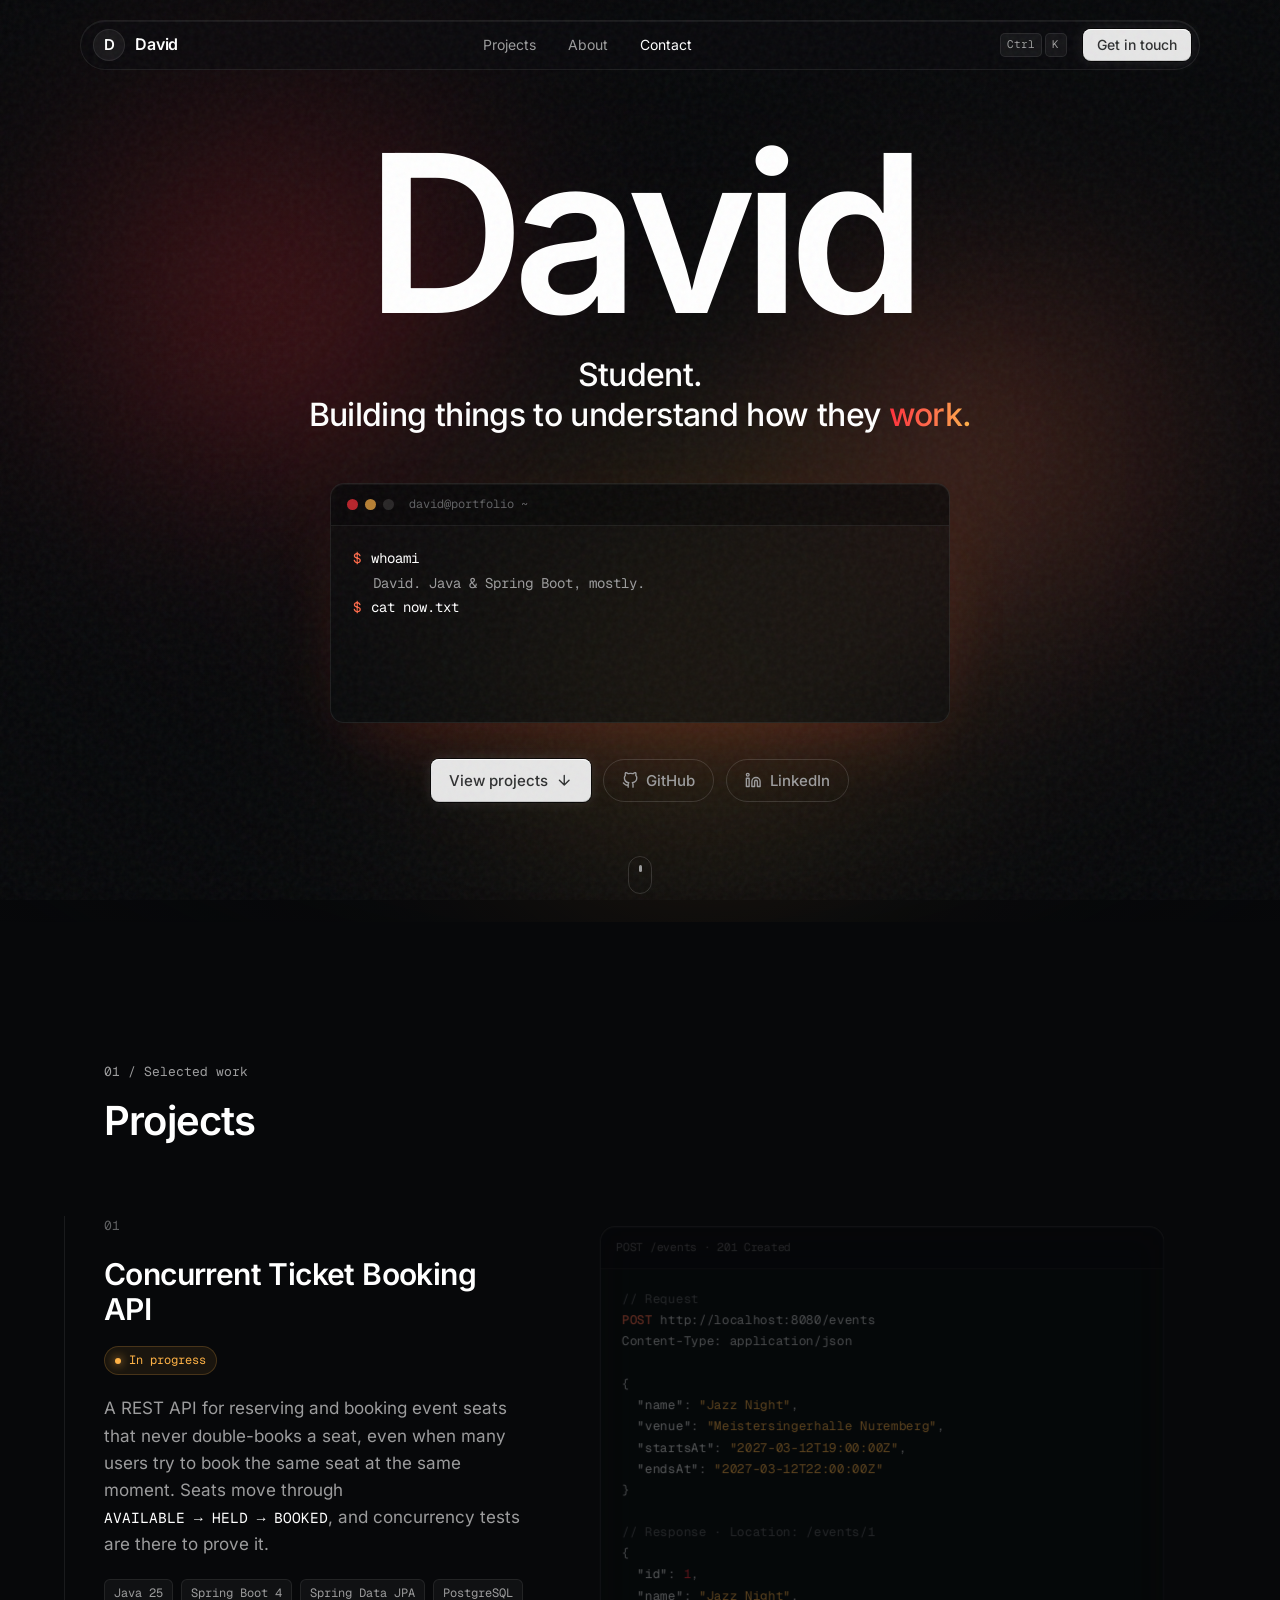
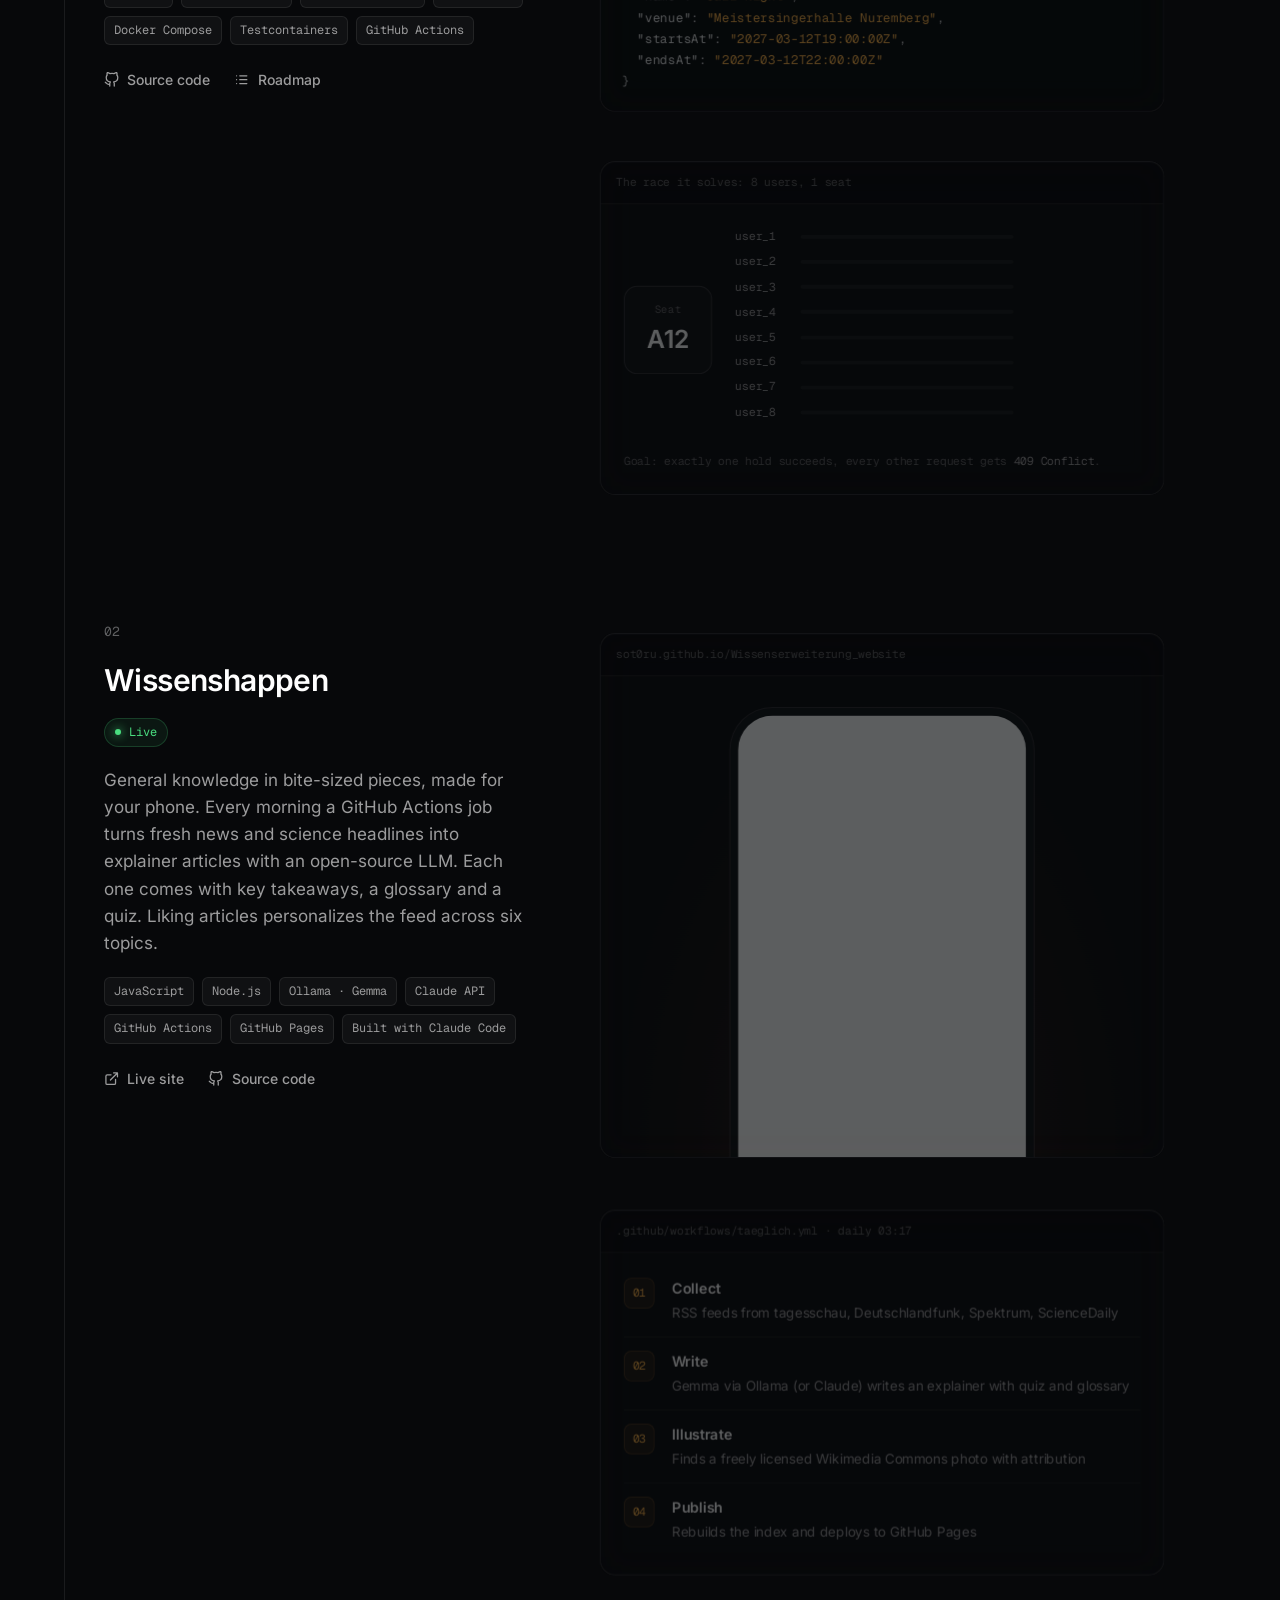
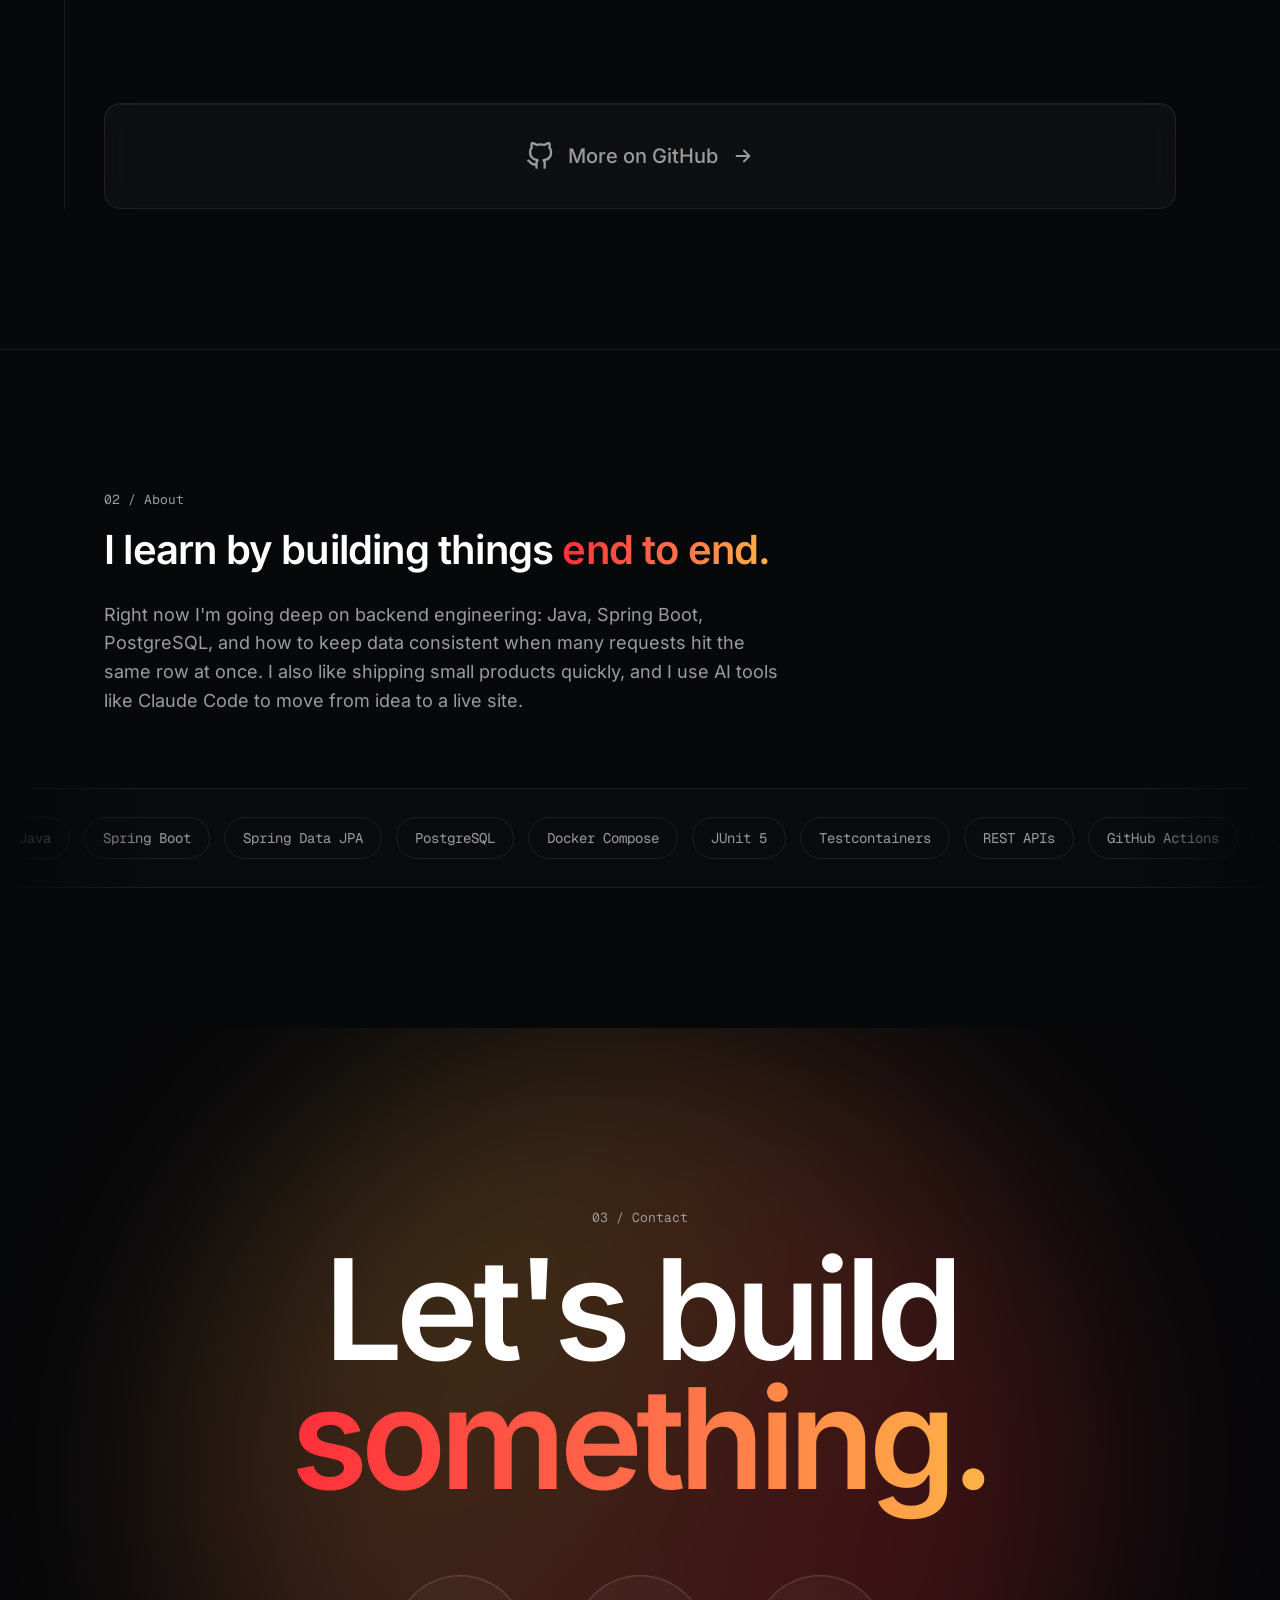
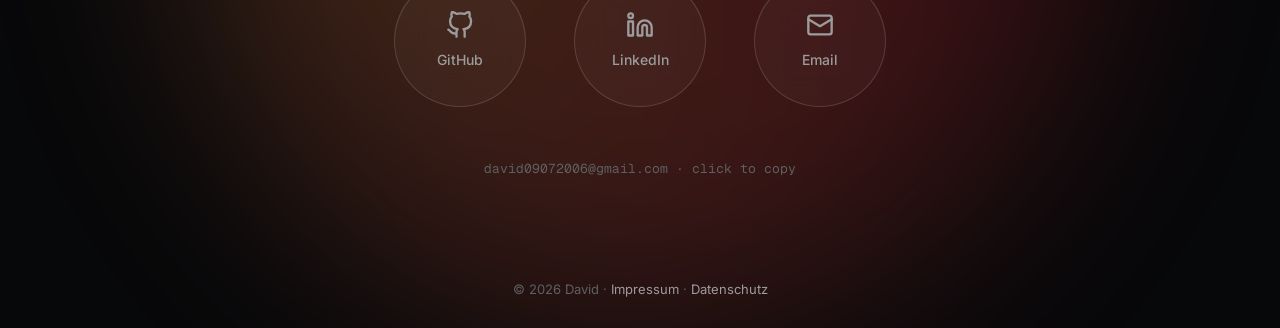
<file: index.html>
<!DOCTYPE html>
<html lang="en">
<head>
  <meta charset="UTF-8">
  <meta name="viewport" content="width=device-width, initial-scale=1.0">
  <title>David · Developer</title>
  <meta name="description" content="David builds backends and small products. Projects: a concurrent ticket booking API in Spring Boot and Wissenshappen, an AI-powered knowledge feed.">
  <meta name="theme-color" content="#07080a">
  <link rel="icon" href="favicon.svg" type="image/svg+xml">
  <link rel="preload" href="fonts/inter-latin-wght-normal.woff2" as="font" type="font/woff2" crossorigin>
  <link rel="stylesheet" href="styles.css">
  <script>document.documentElement.classList.add('js');</script>
</head>
<body>
  <div class="grain" aria-hidden="true"></div>

  <!-- Navigation -->
  <header class="nav glass">
    <a href="#top" class="nav__brand" aria-label="David, back to top">
      <span class="nav__logo">D</span>
      <span class="nav__name">David</span>
    </a>
    <nav class="nav__links" aria-label="Sections">
      <a href="#projects">Projects</a>
      <a href="#about">About</a>
      <a href="#contact">Contact</a>
    </nav>
    <div class="nav__actions">
      <button class="kbd-hint" type="button" data-palette-open aria-label="Open command menu">
        <kbd data-mod-key>⌘</kbd><kbd>K</kbd>
      </button>
      <a href="#contact" class="btn btn--key btn--sm">Get in touch</a>
    </div>
  </header>

  <main id="top">
    <!-- Hero -->
    <section class="hero" aria-labelledby="hero-name">
      <div class="aurora" aria-hidden="true">
        <div class="aurora__blade aurora__blade--1"></div>
        <div class="aurora__blade aurora__blade--2"></div>
        <div class="aurora__blade aurora__blade--3"></div>
        <div class="aurora__vignette"></div>
      </div>

      <div class="hero__content">
        <h1 class="hero__name" id="hero-name" aria-label="David">David</h1>

        <p class="hero__tagline">
          <span class="reveal" style="--d: 700ms">Student.</span><br>
          <span class="reveal" style="--d: 800ms">Building things to understand how they</span>&nbsp;<span class="reveal text-gradient" style="--d: 950ms">work.</span>
        </p>

        <div class="terminal glass reveal" style="--d: 1100ms">
          <div class="terminal__bar">
            <span class="dot"></span><span class="dot"></span><span class="dot"></span>
            <span class="terminal__title">david@portfolio ~</span>
          </div>
          <div class="terminal__body" id="terminal">
            <p class="t-line"><span class="t-prompt">$</span><span class="t-cmd">whoami</span></p>
            <p class="t-out">David. Java &amp; Spring Boot, mostly.</p>
            <p class="t-line"><span class="t-prompt">$</span><span class="t-cmd">cat now.txt</span></p>
            <p class="t-out">Finishing a concurrent ticket booking API in Spring Boot.</p>
            <p class="t-line"><span class="t-prompt">$</span><span class="t-cmd">ls projects/</span></p>
            <p class="t-out"><a href="#project-ticket">ticket-booking-api/</a>&nbsp;&nbsp;<a href="#project-wissen">wissenshappen/</a></p>
            <p class="t-line t-line--idle"><span class="t-prompt">$</span><span class="caret"></span></p>
          </div>
        </div>

        <div class="hero__ctas reveal" style="--d: 1300ms">
          <a href="#projects" class="btn btn--key">View projects
            <svg class="icon" viewBox="0 0 24 24" aria-hidden="true"><path d="M12 5v14M5 12l7 7 7-7"/></svg>
          </a>
          <a href="https://github.com/Sot0ru" class="btn btn--ghost" target="_blank" rel="noopener">
            <svg class="icon" viewBox="0 0 24 24" aria-hidden="true"><use href="#i-github"/></svg>GitHub
          </a>
          <a href="https://www.linkedin.com/in/david-tran-020411335/" class="btn btn--ghost" target="_blank" rel="noopener">
            <svg class="icon" viewBox="0 0 24 24" aria-hidden="true"><use href="#i-linkedin"/></svg>LinkedIn
          </a>
        </div>
      </div>

      <a href="#projects" class="scroll-cue" aria-label="Scroll to projects"><span></span></a>
    </section>

    <!-- Projects -->
    <section class="section projects" id="projects" aria-labelledby="projects-title">
      <div class="container">
        <header class="section__head reveal">
          <p class="eyebrow">01 / Selected work</p>
          <h2 class="section__title" id="projects-title">Projects</h2>
        </header>

        <div class="projects__list">
          <div class="projects__rail" aria-hidden="true"><div class="projects__rail-fill" id="rail-fill"></div></div>

          <!-- Project 1 -->
          <article class="project" id="project-ticket">
            <div class="project__info">
              <p class="project__num">01</p>
              <h3 class="project__title">Concurrent Ticket Booking API</h3>
              <span class="status status--progress"><span></span>In progress</span>
              <p class="project__desc">
                A REST API for reserving and booking event seats that never double-books a seat, even when many users
                try to book the same seat at the same moment. Seats move through
                <span class="mono">AVAILABLE → HELD → BOOKED</span>, and concurrency tests are there to prove it.
              </p>
              <ul class="chips" aria-label="Tech stack">
                <li>Java 25</li><li>Spring Boot 4</li><li>Spring Data JPA</li><li>PostgreSQL</li>
                <li>Docker Compose</li><li>Testcontainers</li><li>GitHub Actions</li>
              </ul>
              <div class="project__links">
                <a href="https://github.com/Sot0ru/ticket-booking-api" target="_blank" rel="noopener">
                  <svg class="icon" viewBox="0 0 24 24" aria-hidden="true"><use href="#i-github"/></svg>Source code
                </a>
                <a href="https://github.com/Sot0ru/ticket-booking-api#roadmap" target="_blank" rel="noopener">
                  <svg class="icon" viewBox="0 0 24 24" aria-hidden="true"><path d="M9 6h11M9 12h11M9 18h11M4 6h.01M4 12h.01M4 18h.01"/></svg>Roadmap
                </a>
              </div>
            </div>

            <div class="project__visuals">
              <figure class="panel glass">
                <figcaption class="panel__bar mono">POST /events · 201 Created</figcaption>
                <div class="code">
<pre><span class="c-dim">// Request</span>
<span class="c-key">POST</span> http://localhost:8080/events
Content-Type: application/json

{
  <span class="c-prop">"name"</span>: <span class="c-str">"Jazz Night"</span>,
  <span class="c-prop">"venue"</span>: <span class="c-str">"Meistersingerhalle Nuremberg"</span>,
  <span class="c-prop">"startsAt"</span>: <span class="c-str">"2027-03-12T19:00:00Z"</span>,
  <span class="c-prop">"endsAt"</span>: <span class="c-str">"2027-03-12T22:00:00Z"</span>
}

<span class="c-dim">// Response · Location: /events/1</span>
{
  <span class="c-prop">"id"</span>: <span class="c-num">1</span>,
  <span class="c-prop">"name"</span>: <span class="c-str">"Jazz Night"</span>,
  <span class="c-prop">"venue"</span>: <span class="c-str">"Meistersingerhalle Nuremberg"</span>,
  <span class="c-prop">"startsAt"</span>: <span class="c-str">"2027-03-12T19:00:00Z"</span>,
  <span class="c-prop">"endsAt"</span>: <span class="c-str">"2027-03-12T22:00:00Z"</span>
}</pre>
                </div>
              </figure>

              <figure class="panel glass">
                <figcaption class="panel__bar mono">The race it solves: 8 users, 1 seat</figcaption>
                <div class="race" id="race">
                  <div class="race__seat">
                    <span class="mono">Seat</span>
                    <strong>A12</strong>
                  </div>
                  <ol class="race__requests">
                    <li><span class="mono">user_1</span><span class="race__bar"></span><span class="race__res"></span></li>
                    <li><span class="mono">user_2</span><span class="race__bar"></span><span class="race__res"></span></li>
                    <li><span class="mono">user_3</span><span class="race__bar"></span><span class="race__res"></span></li>
                    <li><span class="mono">user_4</span><span class="race__bar"></span><span class="race__res"></span></li>
                    <li><span class="mono">user_5</span><span class="race__bar"></span><span class="race__res"></span></li>
                    <li><span class="mono">user_6</span><span class="race__bar"></span><span class="race__res"></span></li>
                    <li><span class="mono">user_7</span><span class="race__bar"></span><span class="race__res"></span></li>
                    <li><span class="mono">user_8</span><span class="race__bar"></span><span class="race__res"></span></li>
                  </ol>
                  <p class="race__note mono">Goal: exactly one hold succeeds, every other request gets <em>409 Conflict</em>.</p>
                </div>
              </figure>
            </div>
          </article>

          <!-- Project 2 -->
          <article class="project" id="project-wissen">
            <div class="project__info">
              <p class="project__num">02</p>
              <h3 class="project__title">Wissenshappen</h3>
              <span class="status status--live"><span></span>Live</span>
              <p class="project__desc">
                General knowledge in bite-sized pieces, made for your phone. Every morning a GitHub Actions job turns
                fresh news and science headlines into explainer articles with an open-source LLM. Each one comes with
                key takeaways, a glossary and a quiz. Liking articles personalizes the feed across six topics.
              </p>
              <ul class="chips" aria-label="Tech stack">
                <li>JavaScript</li><li>Node.js</li><li>Ollama · Gemma</li><li>Claude API</li>
                <li>GitHub Actions</li><li>GitHub Pages</li><li>Built with Claude Code</li>
              </ul>
              <div class="project__links">
                <a href="https://sot0ru.github.io/Wissenserweiterung_website/" target="_blank" rel="noopener">
                  <svg class="icon" viewBox="0 0 24 24" aria-hidden="true"><use href="#i-external"/></svg>Live site
                </a>
                <a href="https://github.com/Sot0ru/Wissenserweiterung_website" target="_blank" rel="noopener">
                  <svg class="icon" viewBox="0 0 24 24" aria-hidden="true"><use href="#i-github"/></svg>Source code
                </a>
              </div>
            </div>

            <div class="project__visuals">
              <figure class="panel panel--phone glass">
                <figcaption class="panel__bar mono">sot0ru.github.io/Wissenserweiterung_website</figcaption>
                <div class="phone">
                  <div class="phone__screen">
                    <iframe src="https://sot0ru.github.io/Wissenserweiterung_website/" title="Live preview of Wissenshappen" loading="lazy" tabindex="-1"></iframe>
                  </div>
                </div>
                <a class="panel__overlay" href="https://sot0ru.github.io/Wissenserweiterung_website/" target="_blank" rel="noopener">
                  Open live site
                  <svg class="icon" viewBox="0 0 24 24" aria-hidden="true"><use href="#i-external"/></svg>
                </a>
              </figure>

              <figure class="panel glass">
                <figcaption class="panel__bar mono">.github/workflows/taeglich.yml · daily 03:17</figcaption>
                <ol class="pipeline">
                  <li><span class="pipeline__step mono">01</span><div><strong>Collect</strong><p>RSS feeds from tagesschau, Deutschlandfunk, Spektrum, ScienceDaily</p></div></li>
                  <li><span class="pipeline__step mono">02</span><div><strong>Write</strong><p>Gemma via Ollama (or Claude) writes an explainer with quiz and glossary</p></div></li>
                  <li><span class="pipeline__step mono">03</span><div><strong>Illustrate</strong><p>Finds a freely licensed Wikimedia Commons photo with attribution</p></div></li>
                  <li><span class="pipeline__step mono">04</span><div><strong>Publish</strong><p>Rebuilds the index and deploys to GitHub Pages</p></div></li>
                </ol>
              </figure>
            </div>
          </article>

          <!-- More -->
          <a class="more glass reveal" href="https://github.com/Sot0ru" target="_blank" rel="noopener">
            <svg class="icon icon--lg" viewBox="0 0 24 24" aria-hidden="true"><use href="#i-github"/></svg>
            <span>More on GitHub</span>
            <svg class="icon more__arrow" viewBox="0 0 24 24" aria-hidden="true"><path d="M5 12h14M13 6l6 6-6 6"/></svg>
          </a>
        </div>
      </div>
    </section>

    <!-- About -->
    <section class="section about" id="about" aria-labelledby="about-title">
      <div class="container">
        <p class="eyebrow reveal">02 / About</p>
        <h2 class="section__title about__title reveal" id="about-title">
          I learn by building things <span class="text-gradient">end&nbsp;to&nbsp;end.</span>
        </h2>
        <p class="about__text reveal">
          Right now I'm going deep on backend engineering: Java, Spring Boot, PostgreSQL, and how to keep data
          consistent when many requests hit the same row at once. I also like shipping small products quickly,
          and I use AI tools like Claude Code to move from idea to a live site.
        </p>
      </div>

      <div class="marquee reveal" aria-label="Skills and tools">
        <ul class="marquee__track">
          <li>Java</li><li>Spring Boot</li><li>Spring Data JPA</li><li>PostgreSQL</li><li>Docker Compose</li>
          <li>JUnit 5</li><li>Testcontainers</li><li>REST APIs</li><li>GitHub Actions</li><li>JavaScript</li>
          <li>Node.js</li><li>HTML &amp; CSS</li><li>Git</li><li>Claude Code</li>
        </ul>
        <ul class="marquee__track" aria-hidden="true">
          <li>Java</li><li>Spring Boot</li><li>Spring Data JPA</li><li>PostgreSQL</li><li>Docker Compose</li>
          <li>JUnit 5</li><li>Testcontainers</li><li>REST APIs</li><li>GitHub Actions</li><li>JavaScript</li>
          <li>Node.js</li><li>HTML &amp; CSS</li><li>Git</li><li>Claude Code</li>
        </ul>
      </div>
    </section>

    <!-- Contact -->
    <section class="contact" id="contact" aria-labelledby="contact-title">
      <div class="contact__glow" aria-hidden="true"></div>
      <div class="contact__content">
        <p class="eyebrow reveal">03 / Contact</p>
        <h2 class="contact__title reveal" id="contact-title">Let's build<br><span class="text-gradient">something.</span></h2>
        <div class="contact__links">
          <a href="https://github.com/Sot0ru" class="orb glass reveal magnetic" target="_blank" rel="noopener">
            <svg class="icon icon--lg" viewBox="0 0 24 24" aria-hidden="true"><use href="#i-github"/></svg><span>GitHub</span>
          </a>
          <a href="https://www.linkedin.com/in/david-tran-020411335/" class="orb glass reveal magnetic" style="--d: 100ms" target="_blank" rel="noopener">
            <svg class="icon icon--lg" viewBox="0 0 24 24" aria-hidden="true"><use href="#i-linkedin"/></svg><span>LinkedIn</span>
          </a>
          <a href="mailto:david09072006@gmail.com" class="orb glass reveal magnetic" style="--d: 200ms">
            <svg class="icon icon--lg" viewBox="0 0 24 24" aria-hidden="true"><use href="#i-mail"/></svg><span>Email</span>
          </a>
        </div>
        <button class="copy-mail mono reveal" type="button" data-copy-email style="--d: 300ms">
          david09072006@gmail.com <span data-copy-label>· click to copy</span>
        </button>
      </div>
      <footer class="footer">
        © 2026 David <span aria-hidden="true">·</span>
        <a href="impressum.html" lang="de">Impressum</a> <span aria-hidden="true">·</span>
        <a href="datenschutz.html" lang="de">Datenschutz</a>
      </footer>
    </section>
  </main>

  <!-- Command palette -->
  <div class="palette" id="palette" role="dialog" aria-modal="true" aria-label="Command menu" hidden>
    <div class="palette__backdrop" data-palette-close></div>
    <div class="palette__box glass">
      <div class="palette__search">
        <svg class="icon" viewBox="0 0 24 24" aria-hidden="true"><circle cx="11" cy="11" r="7"/><path d="m20 20-3.5-3.5"/></svg>
        <input type="text" id="palette-input" placeholder="Type a command or search…" autocomplete="off" spellcheck="false" aria-controls="palette-list">
        <kbd>esc</kbd>
      </div>
      <ul class="palette__list" id="palette-list" role="listbox"></ul>
      <div class="palette__foot mono"><span>↑↓ navigate</span><span>↵ open</span><span>esc close</span></div>
    </div>
  </div>

  <div class="toast mono" id="toast" role="status" aria-live="polite"></div>

  <!-- Icon sprite -->
  <svg width="0" height="0" style="position:absolute" aria-hidden="true">
    <symbol id="i-github" viewBox="0 0 24 24"><path d="M9 19c-5 1.5-5-2.5-7-3m14 6v-3.87a3.37 3.37 0 0 0-.94-2.61c3.14-.35 6.44-1.54 6.44-7A5.44 5.44 0 0 0 20 4.77 5.07 5.07 0 0 0 19.91 1S18.73.65 16 2.48a13.38 13.38 0 0 0-7 0C6.27.65 5.09 1 5.09 1A5.07 5.07 0 0 0 5 4.77a5.44 5.44 0 0 0-1.5 3.78c0 5.42 3.3 6.61 6.44 7A3.37 3.37 0 0 0 9 18.13V22"/></symbol>
    <symbol id="i-linkedin" viewBox="0 0 24 24"><path d="M16 8a6 6 0 0 1 6 6v7h-4v-7a2 2 0 0 0-4 0v7h-4v-7a6 6 0 0 1 6-6zM2 9h4v12H2zM4 2a2 2 0 1 1 0 4 2 2 0 0 1 0-4z"/></symbol>
    <symbol id="i-mail" viewBox="0 0 24 24"><rect x="2" y="4" width="20" height="16" rx="2"/><path d="m22 7-10 6L2 7"/></symbol>
    <symbol id="i-external" viewBox="0 0 24 24"><path d="M15 3h6v6M10 14 21 3M18 13v6a2 2 0 0 1-2 2H5a2 2 0 0 1-2-2V8a2 2 0 0 1 2-2h6"/></symbol>
  </svg>

  <script src="script.js" defer></script>
</body>
</html>
</file>
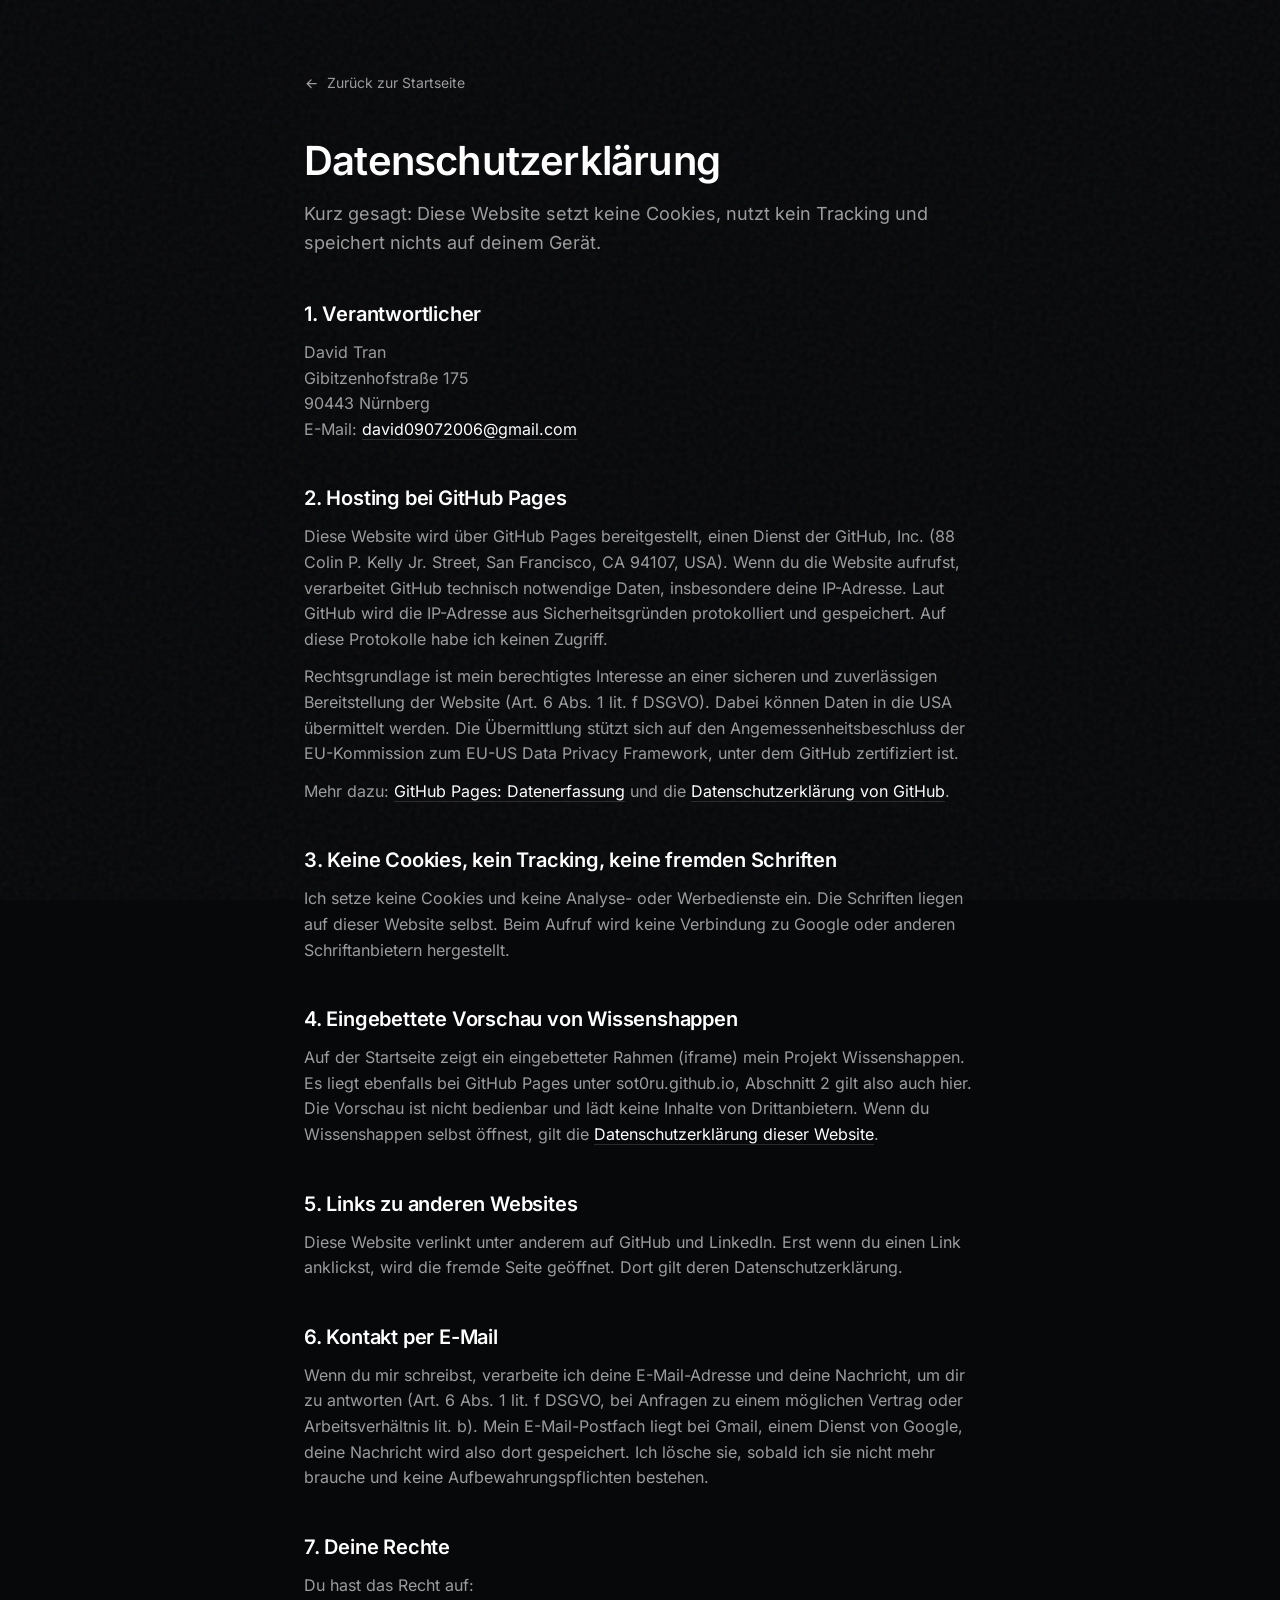
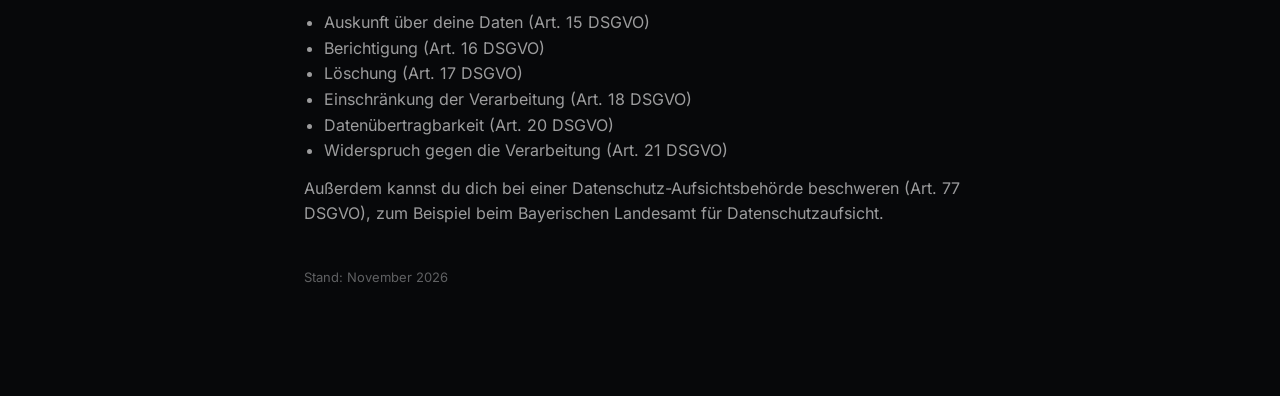
<file: datenschutz.html>
<!DOCTYPE html>
<html lang="de">
<head>
  <meta charset="UTF-8">
  <meta name="viewport" content="width=device-width, initial-scale=1.0">
  <title>Datenschutz · David</title>
  <meta name="robots" content="noindex">
  <meta name="theme-color" content="#07080a">
  <link rel="icon" href="favicon.svg" type="image/svg+xml">
  <link rel="stylesheet" href="styles.css">
</head>
<body>
  <div class="grain" aria-hidden="true"></div>
  <main class="legal">
    <a href="index.html" class="legal__back">
      <svg class="icon" viewBox="0 0 24 24" aria-hidden="true"><path d="M19 12H5M11 18l-6-6 6-6"/></svg>Zurück zur Startseite
    </a>

    <h1>Datenschutz&shy;erklärung</h1>
    <p class="legal__lead">Kurz gesagt: Diese Website setzt keine Cookies, nutzt kein Tracking und speichert nichts auf deinem Gerät.</p>

    <h2>1. Verantwortlicher</h2>
    <p>
      David Tran<br>
      Gibitzenhofstraße 175<br>
      90443 Nürnberg<br>
      E-Mail: <a href="mailto:david09072006@gmail.com">david09072006@gmail.com</a>
    </p>

    <h2>2. Hosting bei GitHub Pages</h2>
    <p>
      Diese Website wird über GitHub Pages bereitgestellt, einen Dienst der GitHub, Inc.
      (88 Colin P. Kelly Jr. Street, San Francisco, CA 94107, USA). Wenn du die Website aufrufst, verarbeitet
      GitHub technisch notwendige Daten, insbesondere deine IP-Adresse. Laut GitHub wird die IP-Adresse aus
      Sicherheitsgründen protokolliert und gespeichert. Auf diese Protokolle habe ich keinen Zugriff.
    </p>
    <p>
      Rechtsgrundlage ist mein berechtigtes Interesse an einer sicheren und zuverlässigen Bereitstellung der
      Website (Art. 6 Abs. 1 lit. f DSGVO). Dabei können Daten in die USA übermittelt werden. Die Übermittlung
      stützt sich auf den Angemessenheitsbeschluss der EU-Kommission zum EU-US Data Privacy Framework, unter
      dem GitHub zertifiziert ist.
    </p>
    <p>
      Mehr dazu: <a href="https://docs.github.com/de/pages/getting-started-with-github-pages/about-github-pages#data-collection" target="_blank" rel="noopener noreferrer">GitHub Pages: Datenerfassung</a>
      und die <a href="https://docs.github.com/de/site-policy/privacy-policies/github-general-privacy-statement" target="_blank" rel="noopener noreferrer">Datenschutzerklärung von GitHub</a>.
    </p>

    <h2>3. Keine Cookies, kein Tracking, keine fremden Schriften</h2>
    <p>
      Ich setze keine Cookies und keine Analyse- oder Werbedienste ein. Die Schriften liegen auf dieser Website
      selbst. Beim Aufruf wird keine Verbindung zu Google oder anderen Schriftanbietern hergestellt.
    </p>

    <h2>4. Eingebettete Vorschau von Wissenshappen</h2>
    <p>
      Auf der Startseite zeigt ein eingebetteter Rahmen (iframe) mein Projekt Wissenshappen. Es liegt ebenfalls
      bei GitHub Pages unter sot0ru.github.io, Abschnitt 2 gilt also auch hier. Die Vorschau ist nicht bedienbar
      und lädt keine Inhalte von Drittanbietern. Wenn du Wissenshappen selbst öffnest, gilt die
      <a href="https://sot0ru.github.io/Wissenserweiterung_website/" target="_blank" rel="noopener noreferrer">Datenschutzerklärung dieser Website</a>.
    </p>

    <h2>5. Links zu anderen Websites</h2>
    <p>
      Diese Website verlinkt unter anderem auf GitHub und LinkedIn. Erst wenn du einen Link anklickst, wird die
      fremde Seite geöffnet. Dort gilt deren Datenschutzerklärung.
    </p>

    <h2>6. Kontakt per E-Mail</h2>
    <p>
      Wenn du mir schreibst, verarbeite ich deine E-Mail-Adresse und deine Nachricht, um dir zu antworten
      (Art. 6 Abs. 1 lit. f DSGVO, bei Anfragen zu einem möglichen Vertrag oder Arbeitsverhältnis lit. b).
      Mein E-Mail-Postfach liegt bei Gmail, einem Dienst von Google, deine Nachricht wird also dort gespeichert.
      Ich lösche sie, sobald ich sie nicht mehr brauche und keine Aufbewahrungspflichten bestehen.
    </p>

    <h2>7. Deine Rechte</h2>
    <p>Du hast das Recht auf:</p>
    <ul>
      <li>Auskunft über deine Daten (Art. 15 DSGVO)</li>
      <li>Berichtigung (Art. 16 DSGVO)</li>
      <li>Löschung (Art. 17 DSGVO)</li>
      <li>Einschränkung der Verarbeitung (Art. 18 DSGVO)</li>
      <li>Datenübertragbarkeit (Art. 20 DSGVO)</li>
      <li>Widerspruch gegen die Verarbeitung (Art. 21 DSGVO)</li>
    </ul>
    <p>
      Außerdem kannst du dich bei einer Datenschutz-Aufsichtsbehörde beschweren (Art. 77 DSGVO), zum Beispiel beim
      Bayerischen Landesamt für Datenschutzaufsicht.
    </p>

    <p class="legal__stand">Stand: November 2026</p>
  </main>
</body>
</html>
</file>
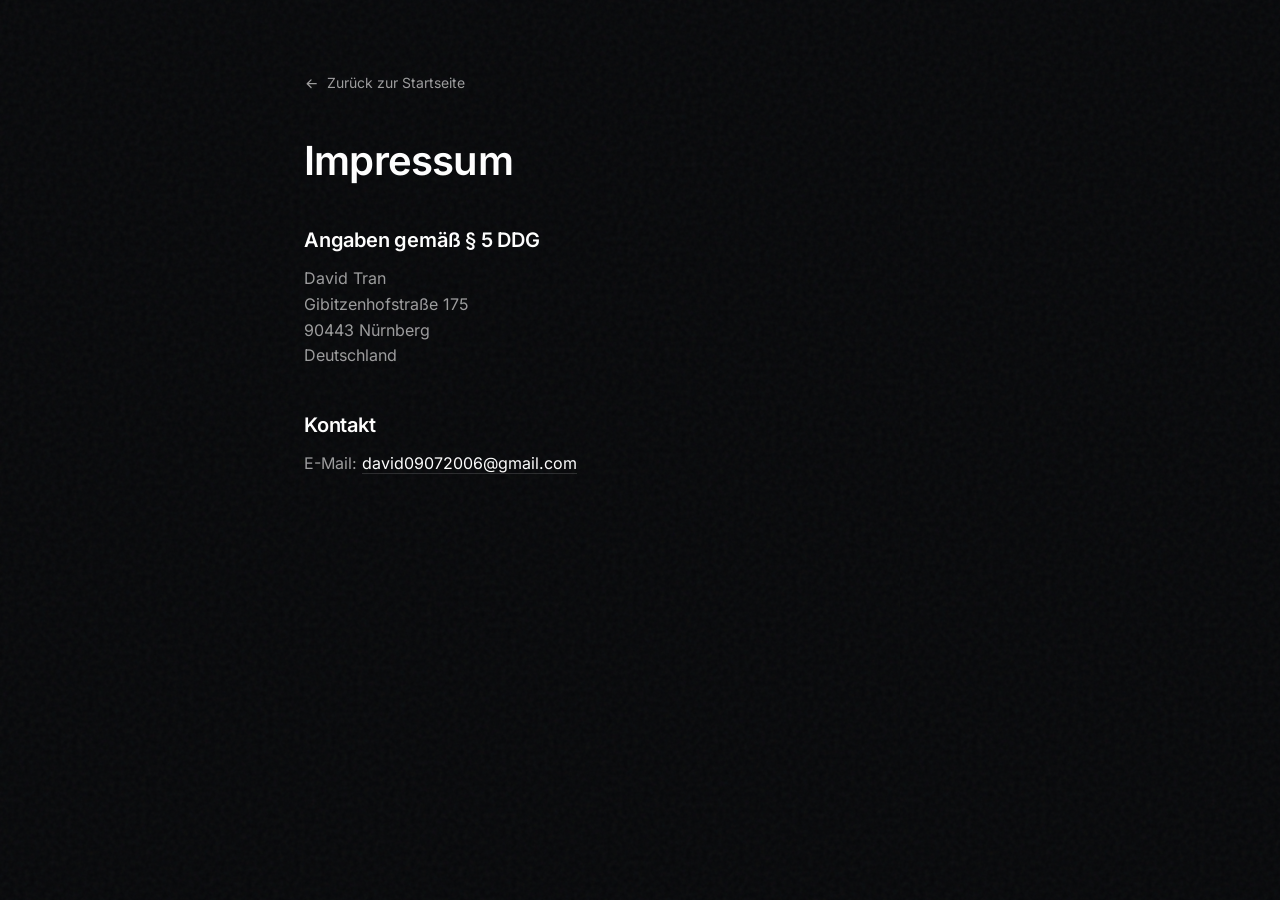
<file: impressum.html>
<!DOCTYPE html>
<html lang="de">
<head>
  <meta charset="UTF-8">
  <meta name="viewport" content="width=device-width, initial-scale=1.0">
  <title>Impressum · David</title>
  <meta name="robots" content="noindex">
  <meta name="theme-color" content="#07080a">
  <link rel="icon" href="favicon.svg" type="image/svg+xml">
  <link rel="stylesheet" href="styles.css">
</head>
<body>
  <div class="grain" aria-hidden="true"></div>
  <main class="legal">
    <a href="index.html" class="legal__back">
      <svg class="icon" viewBox="0 0 24 24" aria-hidden="true"><path d="M19 12H5M11 18l-6-6 6-6"/></svg>Zurück zur Startseite
    </a>

    <h1>Impressum</h1>

    <h2>Angaben gemäß § 5 DDG</h2>
    <p>
      David Tran<br>
      Gibitzenhofstraße 175<br>
      90443 Nürnberg<br>
      Deutschland
    </p>

    <h2>Kontakt</h2>
    <p>E-Mail: <a href="mailto:david09072006@gmail.com">david09072006@gmail.com</a></p>
  </main>
</body>
</html>
</file>
<file: styles.css>
/* ==========================================================================
   Fonts (self-hosted, licenses in fonts/)
   ========================================================================== */
@font-face {
  font-family: 'Inter';
  src: url('fonts/inter-latin-wght-normal.woff2') format('woff2');
  font-weight: 100 900;
  font-style: normal;
  font-display: swap;
}
@font-face {
  font-family: 'Geist Mono';
  src: url('fonts/geist-mono-latin-wght-normal.woff2') format('woff2');
  font-weight: 100 900;
  font-style: normal;
  font-display: swap;
}

/* ==========================================================================
   Tokens
   ========================================================================== */
:root {
  --bg: #07080a;
  --bg-raised: #0b0c0f;
  --surface: rgba(255, 255, 255, 0.03);
  --surface-strong: rgba(255, 255, 255, 0.06);
  --border: rgba(255, 255, 255, 0.08);
  --border-strong: rgba(255, 255, 255, 0.14);
  --text: #ffffff;
  --text-muted: #9c9c9d;
  --text-dim: #5f6062;
  --crimson: #ff2f3a;
  --coral: #ff6b4a;
  --amber: #ffb347;
  --accent: var(--coral);
  --live: #4ade80;
  --gradient: linear-gradient(90deg, var(--crimson), var(--coral), var(--amber));
  --ease: cubic-bezier(0.22, 1, 0.36, 1);
  --font-sans: 'Inter', system-ui, -apple-system, 'Segoe UI', sans-serif;
  --font-mono: 'Geist Mono', 'JetBrains Mono', ui-monospace, 'Cascadia Code', monospace;
  --gutter: 24px;
  --max: 1120px;
  color-scheme: dark;
}

/* ==========================================================================
   Base
   ========================================================================== */
*, *::before, *::after { box-sizing: border-box; }

html { scroll-behavior: smooth; scroll-padding-top: 96px; }

body {
  margin: 0;
  background: var(--bg);
  color: var(--text);
  font-family: var(--font-sans);
  font-size: 16px;
  line-height: 1.6;
  -webkit-font-smoothing: antialiased;
  overflow-x: hidden;
}

h1, h2, h3, p, ul, ol, figure, pre { margin: 0; }
ul, ol { padding: 0; list-style: none; }
a { color: inherit; text-decoration: none; }
button { font: inherit; color: inherit; background: none; border: 0; cursor: pointer; }
kbd { font-family: var(--font-mono); }

::selection { background: rgba(255, 107, 74, 0.35); }

:focus-visible { outline: 2px solid var(--accent); outline-offset: 3px; border-radius: 6px; }

.mono { font-family: var(--font-mono); }

.text-gradient {
  background: var(--gradient);
  -webkit-background-clip: text;
  background-clip: text;
  color: transparent;
}

.container { width: 100%; max-width: var(--max); margin: 0 auto; padding: 0 var(--gutter); }

.icon {
  width: 1.1em; height: 1.1em; flex: none;
  fill: none; stroke: currentColor; stroke-width: 2; stroke-linecap: round; stroke-linejoin: round;
}
.icon--lg { width: 28px; height: 28px; }

.glass {
  background: var(--surface);
  -webkit-backdrop-filter: blur(16px);
  backdrop-filter: blur(16px);
  border: 1px solid var(--border);
  box-shadow: inset 0 1px 0 rgba(255, 255, 255, 0.06);
}

.grain {
  position: fixed; inset: 0; z-index: 100; pointer-events: none; opacity: 0.05;
  background-image: url("data:image/svg+xml;utf8,%3Csvg viewBox='0 0 200 200' xmlns='http://www.w3.org/2000/svg'%3E%3Cfilter id='n'%3E%3CfeTurbulence type='fractalNoise' baseFrequency='0.85' numOctaves='3' stitchTiles='stitch'/%3E%3C/filter%3E%3Crect width='100%25' height='100%25' filter='url(%23n)'/%3E%3C/svg%3E");
}

/* ==========================================================================
   Buttons
   ========================================================================== */
.btn {
  display: inline-flex; align-items: center; gap: 8px;
  padding: 12px 18px; border-radius: 8px;
  font-size: 15px; font-weight: 500; line-height: 1;
  transition: transform 0.15s var(--ease), box-shadow 0.15s var(--ease), background 0.2s, color 0.2s, border-color 0.2s;
}
.btn--sm { padding: 9px 14px; font-size: 14px; }

.btn--key {
  background: #e6e6e6; color: #2f3031;
  box-shadow:
    0 0 0 1px rgba(0, 0, 0, 0.8),
    0 0 14px rgba(255, 255, 255, 0.12),
    inset 0 1px 0 rgba(255, 255, 255, 0.9),
    inset 0 -1px 0 rgba(0, 0, 0, 0.15);
}
.btn--key:hover { background: #f2f2f2; }
.btn--key:active {
  transform: translateY(1px);
  box-shadow:
    0 0 0 1px rgba(0, 0, 0, 0.8),
    0 0 8px rgba(255, 255, 255, 0.06),
    inset 0 1px 0 rgba(255, 255, 255, 0.4),
    inset 0 2px 4px rgba(0, 0, 0, 0.15);
}

.btn--ghost { border: 1px solid var(--border-strong); border-radius: 999px; color: var(--text-muted); }
.btn--ghost:hover { color: var(--text); background: var(--surface-strong); border-color: rgba(255, 255, 255, 0.24); }

/* ==========================================================================
   Navigation
   ========================================================================== */
.nav {
  position: fixed; top: 20px; left: 50%; z-index: 50;
  transform: translateX(-50%);
  width: calc(100% - 2 * var(--gutter)); max-width: var(--max);
  display: flex; align-items: center; justify-content: space-between; gap: 16px;
  padding: 8px 8px 8px 12px; border-radius: 999px;
  background: rgba(10, 11, 14, 0.6);
}
.nav__brand { display: flex; align-items: center; gap: 10px; font-weight: 600; letter-spacing: -0.01em; }
.nav__logo {
  width: 32px; height: 32px; border-radius: 50%;
  display: grid; place-items: center; font-weight: 600; font-size: 15px;
  background: var(--surface-strong); border: 1px solid var(--border);
  transition: background 0.2s;
}
.nav__brand:hover .nav__logo { background: rgba(255, 255, 255, 0.12); }
.nav__links { display: flex; gap: 32px; font-size: 14px; color: var(--text-muted); }
.nav__links a { transition: color 0.2s; }
.nav__links a:hover, .nav__links a.is-active { color: var(--text); }
.nav__actions { display: flex; align-items: center; gap: 12px; }

.kbd-hint { display: flex; gap: 3px; padding: 4px; border-radius: 6px; transition: background 0.2s; }
.kbd-hint:hover { background: var(--surface-strong); }
.kbd-hint kbd, .palette kbd {
  min-width: 22px; padding: 2px 6px; border-radius: 5px;
  font-size: 11px; color: var(--text-muted); text-align: center;
  background: rgba(255, 255, 255, 0.05); border: 1px solid var(--border);
}

/* ==========================================================================
   Hero
   ========================================================================== */
.hero {
  position: relative; min-height: 100vh; min-height: 100svh;
  display: flex; flex-direction: column; align-items: center; justify-content: center;
  padding: 140px var(--gutter) 120px; overflow: hidden; isolation: isolate;
}

.aurora { position: absolute; inset: -10%; z-index: -1; pointer-events: none; transition: transform 0.6s var(--ease); }
.aurora__blade { position: absolute; border-radius: 50%; filter: blur(80px); mix-blend-mode: screen; opacity: 0.7; }
.aurora__blade--1 {
  top: 0; left: 0; width: 55vw; height: 55vw;
  background: radial-gradient(circle, rgba(255, 47, 58, 0.45), transparent 70%);
  animation: drift-1 22s ease-in-out infinite alternate;
}
.aurora__blade--2 {
  top: 25%; right: 0; width: 60vw; height: 42vw;
  background: radial-gradient(circle, rgba(255, 107, 74, 0.35), transparent 70%);
  animation: drift-2 18s ease-in-out infinite alternate;
}
.aurora__blade--3 {
  bottom: 0; left: 25%; width: 70vw; height: 50vw;
  background: radial-gradient(circle, rgba(255, 179, 71, 0.28), transparent 70%);
  animation: drift-3 15s ease-in-out infinite alternate;
}
.aurora__vignette { position: absolute; inset: 0; background: radial-gradient(ellipse at center, transparent 30%, var(--bg) 85%); }

@keyframes drift-1 {
  from { transform: translate(0, 0) rotate(0deg) scale(1.1); opacity: 0.8; }
  to   { transform: translate(10vw, 6vh) rotate(15deg) scale(0.9); opacity: 0.45; }
}
@keyframes drift-2 {
  from { transform: translate(0, 0) rotate(0deg) scale(1.1); opacity: 0.7; }
  to   { transform: translate(-10vw, 10vh) rotate(-10deg) scale(0.95); opacity: 0.35; }
}
@keyframes drift-3 {
  from { transform: translate(0, 0) rotate(0deg) scale(1.2); opacity: 0.6; }
  to   { transform: translate(5vw, -10vh) rotate(6deg) scale(0.85); opacity: 0.25; }
}

.hero__content { width: 100%; max-width: 760px; display: flex; flex-direction: column; align-items: center; text-align: center; }

.hero__name {
  font-size: clamp(96px, 20vw, 220px) !important;
  font-weight: 600; line-height: 0.85; letter-spacing: -0.055em;
  margin-bottom: 28px; user-select: none;
}
.hero__name .letter {
  display: inline-block; opacity: 0; transform: translateY(0.35em) scale(0.92); filter: blur(8px);
  animation: letter-in 0.9s var(--ease) forwards;
  animation-delay: calc(var(--i) * 90ms + 150ms);
}
@keyframes letter-in { to { opacity: 1; transform: none; filter: blur(0); } }

.hero__tagline {
  font-size: clamp(22px, 3.2vw, 32px); font-weight: 500; letter-spacing: -0.02em; line-height: 1.25;
  margin-bottom: 48px; text-wrap: balance;
}

/* Terminal */
.terminal { width: 100%; max-width: 620px; border-radius: 14px; overflow: hidden; text-align: left; background: rgba(10, 11, 14, 0.55); box-shadow: 0 30px 80px -30px rgba(255, 60, 40, 0.25), inset 0 1px 0 rgba(255, 255, 255, 0.06); }
.terminal__bar { display: flex; align-items: center; gap: 7px; padding: 11px 16px; border-bottom: 1px solid var(--border); background: rgba(0, 0, 0, 0.3); }
.terminal__bar .dot { width: 11px; height: 11px; border-radius: 50%; background: rgba(255, 255, 255, 0.12); }
.terminal__bar .dot:first-child { background: rgba(255, 47, 58, 0.7); }
.terminal__bar .dot:nth-child(2) { background: rgba(255, 179, 71, 0.7); }
.terminal__title { margin-left: 8px; font-family: var(--font-mono); font-size: 12px; color: var(--text-dim); }
.terminal__body { padding: 20px 22px; font-family: var(--font-mono); font-size: 14px; line-height: 1.75; min-height: 196px; }
.t-line { display: flex; white-space: pre; }
.t-prompt { color: var(--accent); margin-right: 10px; }
.t-out { color: var(--text-muted); padding-left: 20px; }
.t-out a { color: var(--text); border-bottom: 1px dashed var(--border-strong); transition: color 0.2s, border-color 0.2s; }
.t-out a:hover { color: var(--amber); border-color: var(--amber); }
.caret { display: inline-block; width: 8px; height: 1.15em; background: var(--accent); vertical-align: text-bottom; animation: blink 1s step-end infinite; }
@keyframes blink { 50% { opacity: 0; } }

/* Terminal typing states (JS-driven) */
.js .terminal.is-typing .t-line, .js .terminal.is-typing .t-out { display: none; }
.js .terminal.is-typing .is-shown { display: flex; }
.js .terminal.is-typing .t-out.is-shown { display: block; }

.hero__ctas { display: flex; flex-wrap: wrap; justify-content: center; gap: 12px; margin-top: 36px; }

.scroll-cue {
  position: absolute; bottom: 28px; left: 50%; transform: translateX(-50%);
  width: 24px; height: 38px; border: 1px solid var(--border-strong); border-radius: 999px;
}
.scroll-cue span {
  position: absolute; top: 8px; left: 50%; width: 3px; height: 7px; margin-left: -1.5px;
  border-radius: 2px; background: var(--text-muted);
  animation: cue 2s var(--ease) infinite;
}
@keyframes cue { 0% { opacity: 0; transform: translateY(0); } 30% { opacity: 1; } 100% { opacity: 0; transform: translateY(12px); } }

/* ==========================================================================
   Sections
   ========================================================================== */
.section { position: relative; padding: 140px 0; }
.section__head { margin-bottom: 72px; }
.eyebrow { font-family: var(--font-mono); font-size: 13px; color: var(--text-muted); margin-bottom: 16px; }
.section__title { font-size: 40px !important; font-weight: 600; letter-spacing: -0.02em; line-height: 1.15; }

/* Projects */
.projects__list { position: relative; display: flex; flex-direction: column; gap: 120px; }
.projects__rail { position: absolute; left: -40px; top: 0; bottom: 0; width: 1px; background: var(--border); }
.projects__rail-fill { position: absolute; top: 0; left: -1px; width: 3px; height: 0; border-radius: 3px; background: linear-gradient(180deg, var(--crimson), var(--amber)); }

.project { display: grid; grid-template-columns: 5fr 7fr; gap: 64px; align-items: start; }
.project__info { position: sticky; top: 120px; display: flex; flex-direction: column; align-items: flex-start; gap: 20px; }
.project__num { font-family: var(--font-mono); font-size: 13px; color: var(--text-dim); }
.project__title { font-size: 30px !important; font-weight: 600; letter-spacing: -0.02em; line-height: 1.15; }
.project__desc { font-size: 17px; color: var(--text-muted); }
.project__desc .mono { font-size: 0.85em; color: var(--text); white-space: nowrap; }

.status {
  display: inline-flex; align-items: center; gap: 8px; padding: 4px 10px; border-radius: 999px;
  font-family: var(--font-mono); font-size: 12px;
}
.status span { width: 6px; height: 6px; border-radius: 50%; background: currentColor; box-shadow: 0 0 10px currentColor; }
.status--progress { color: var(--amber); background: rgba(255, 179, 71, 0.08); border: 1px solid rgba(255, 179, 71, 0.2); }
.status--live { color: var(--live); background: rgba(74, 222, 128, 0.07); border: 1px solid rgba(74, 222, 128, 0.2); }
.status--progress span { animation: pulse 2s ease-in-out infinite; }
@keyframes pulse { 50% { opacity: 0.35; } }

.chips { display: flex; flex-wrap: wrap; gap: 8px; }
.chips li {
  padding: 4px 9px; border-radius: 6px; font-family: var(--font-mono); font-size: 12px; color: var(--text-muted);
  background: rgba(255, 255, 255, 0.04); border: 1px solid var(--border);
  transition: color 0.3s, border-color 0.3s;
}
.project.is-active .chips li { color: #d6d6d7; border-color: var(--border-strong); }

.project__links { display: flex; flex-wrap: wrap; gap: 24px; padding-top: 4px; }
.project__links a { display: inline-flex; align-items: center; gap: 8px; font-size: 14px; font-weight: 500; color: var(--text-muted); transition: color 0.2s; }
.project__links a:hover { color: var(--text); }

.project__visuals { display: flex; flex-direction: column; gap: 32px; }

.panel {
  position: relative; border-radius: 16px; overflow: hidden; background: rgba(10, 11, 14, 0.7);
  border-color: var(--border-strong);
  --x: 50%; --y: 50%;
}
.panel::after {
  content: ''; position: absolute; inset: 0; pointer-events: none; opacity: 0; transition: opacity 0.3s;
  background: radial-gradient(420px circle at var(--x) var(--y), rgba(255, 107, 74, 0.1), transparent 60%);
}
.panel:hover::after { opacity: 1; }
.js .panel { opacity: 0.35; transform: scale(0.96); transition: opacity 0.6s var(--ease), transform 0.6s var(--ease); }
.js .panel.is-active { opacity: 1; transform: none; }

.panel__bar { padding: 12px 16px; font-size: 12px; color: var(--text-dim); border-bottom: 1px solid var(--border); background: rgba(0, 0, 0, 0.35); white-space: nowrap; overflow: hidden; text-overflow: ellipsis; }

.code { padding: 20px 22px; overflow-x: auto; background: #08090b; }
.code pre { font-family: var(--font-mono); font-size: 13px; line-height: 1.7; color: #c9c9ca; }
.c-dim { color: var(--text-dim); }
.c-key { color: var(--coral); font-weight: 500; }
.c-prop { color: #e8e8e8; }
.c-str { color: var(--amber); }
.c-num { color: var(--crimson); }

/* Race visual */
.race { padding: 24px; display: grid; grid-template-columns: auto 1fr; gap: 12px 24px; align-items: center; }
.race__seat {
  grid-row: span 2; width: 92px; height: 92px; border-radius: 14px;
  display: flex; flex-direction: column; align-items: center; justify-content: center; gap: 2px;
  border: 1px solid var(--border-strong); background: rgba(255, 255, 255, 0.03);
  transition: border-color 0.4s, box-shadow 0.4s;
}
.race__seat .mono { font-size: 11px; color: var(--text-dim); }
.race__seat strong { font-size: 26px; font-weight: 600; letter-spacing: -0.02em; }
.race.is-won .race__seat { border-color: rgba(255, 179, 71, 0.6); box-shadow: 0 0 32px -6px rgba(255, 107, 74, 0.5); }

.race__requests { display: flex; flex-direction: column; gap: 7px; }
.race__requests li { display: grid; grid-template-columns: 56px 1fr 120px; align-items: center; gap: 12px; font-size: 12px; color: var(--text-muted); }
.race__bar { position: relative; height: 4px; border-radius: 4px; background: rgba(255, 255, 255, 0.06); overflow: hidden; }
.race__bar::after { content: ''; position: absolute; inset: 0; transform-origin: left; transform: scaleX(var(--p, 0)); background: rgba(255, 255, 255, 0.25); border-radius: inherit; transition: transform var(--t, 0.8s) var(--ease); }
.race__res { font-family: var(--font-mono); font-size: 12px; opacity: 0; transition: opacity 0.3s; white-space: nowrap; }
.race__requests li.is-done .race__res { opacity: 1; }
.race__requests li.is-win .race__bar::after { background: var(--gradient); }
.race__requests li.is-win .race__res { color: var(--amber); }
.race__requests li.is-lose .race__res { color: var(--text-dim); }
.race__note { grid-column: 1 / -1; margin-top: 8px; font-size: 12px; color: var(--text-dim); }
.race__note em { font-style: normal; color: var(--text-muted); }

/* Phone preview */
.panel--phone { display: flex; flex-direction: column; }
.phone { padding: 32px 24px 0; display: flex; justify-content: center; background: radial-gradient(ellipse at 50% 100%, rgba(255, 107, 74, 0.12), transparent 70%); }
.phone__screen {
  position: relative; width: 300px; height: 460px; overflow: hidden;
  border: 1px solid var(--border-strong); border-bottom: 0; border-radius: 36px 36px 0 0;
  background: #fff; box-shadow: 0 0 0 8px #111216, 0 0 0 9px var(--border-strong);
  margin-top: 9px;
}
.phone__screen iframe {
  position: absolute; top: 0; left: 0; width: 390px; height: 598px; border: 0;
  transform: scale(0.7692); transform-origin: 0 0; pointer-events: none;
}
.panel__overlay {
  position: absolute; inset: 41px 0 0; display: flex; align-items: center; justify-content: center; gap: 8px;
  font-size: 14px; font-weight: 500; opacity: 0; background: rgba(7, 8, 10, 0.55);
  -webkit-backdrop-filter: blur(2px); backdrop-filter: blur(2px); transition: opacity 0.3s var(--ease);
}
.panel--phone:hover .panel__overlay, .panel__overlay:focus-visible { opacity: 1; }

/* Pipeline */
.pipeline { padding: 12px 24px 20px; }
.pipeline li { position: relative; display: flex; gap: 18px; padding: 14px 0; }
.pipeline li + li { border-top: 1px solid var(--border); }
.pipeline__step { flex: none; width: 32px; height: 32px; border-radius: 8px; display: grid; place-items: center; font-size: 12px; color: var(--amber); background: rgba(255, 179, 71, 0.08); border: 1px solid rgba(255, 179, 71, 0.18); }
.pipeline strong { display: block; font-size: 15px; font-weight: 600; margin-bottom: 2px; }
.pipeline p { font-size: 14px; color: var(--text-muted); line-height: 1.5; }

/* More tile */
.more {
  display: flex; align-items: center; justify-content: center; gap: 14px;
  padding: 36px; border-radius: 16px; font-size: 20px; font-weight: 500; color: var(--text-muted);
  transition: color 0.3s, background 0.3s, border-color 0.3s;
}
.more:hover { color: var(--text); background: var(--surface-strong); border-color: var(--border-strong); }
.more__arrow { transition: transform 0.3s var(--ease); }
.more:hover .more__arrow { transform: translateX(6px); }

/* About */
.about { border-top: 1px solid var(--border); overflow: hidden; }
.about__title { max-width: 760px; margin-bottom: 28px; }
.about__text { max-width: 680px; font-size: 18px; color: var(--text-muted); margin-bottom: 72px; }

.marquee {
  position: relative; display: flex; overflow: hidden; padding: 28px 0;
  border-block: 1px solid var(--border); background: rgba(255, 255, 255, 0.015);
  -webkit-mask-image: linear-gradient(90deg, transparent, #000 12%, #000 88%, transparent);
  mask-image: linear-gradient(90deg, transparent, #000 12%, #000 88%, transparent);
}
.marquee__track { display: flex; flex: none; gap: 14px; padding-right: 14px; animation: marquee 40s linear infinite; }
.marquee:hover .marquee__track { animation-play-state: paused; }
.marquee__track li {
  padding: 9px 18px; border-radius: 999px; white-space: nowrap;
  font-family: var(--font-mono); font-size: 14px; color: var(--text-muted);
  border: 1px solid var(--border); transition: color 0.2s, border-color 0.2s;
}
.marquee__track li:hover { color: var(--text); border-color: rgba(255, 107, 74, 0.5); }
@keyframes marquee { to { transform: translateX(-100%); } }

/* Contact */
.contact {
  position: relative; min-height: 100vh; min-height: 100svh; overflow: hidden;
  display: flex; flex-direction: column; align-items: center; justify-content: center;
  padding: 140px var(--gutter) 100px; text-align: center; isolation: isolate;
}
.contact__glow {
  position: absolute; top: 50%; left: 50%; z-index: -1; width: min(900px, 140vw); aspect-ratio: 1;
  transform: translate(-50%, -50%); border-radius: 50%; filter: blur(110px); opacity: 0.22;
  background: conic-gradient(from 90deg, var(--crimson), var(--coral), var(--amber), var(--crimson));
  animation: spin 30s linear infinite;
}
@keyframes spin { to { transform: translate(-50%, -50%) rotate(360deg); } }
.contact__content { display: flex; flex-direction: column; align-items: center; }
.contact__title { font-size: clamp(64px, 11vw, 140px) !important; font-weight: 600; letter-spacing: -0.045em; line-height: 0.92; margin-bottom: 72px; }
.contact__links { display: flex; flex-wrap: wrap; justify-content: center; gap: 28px 48px; }
.orb {
  width: 132px; height: 132px; border-radius: 50%;
  display: flex; flex-direction: column; align-items: center; justify-content: center; gap: 10px;
  color: var(--text-muted); border-color: var(--border-strong);
  transition: transform 0.25s var(--ease), color 0.2s, background 0.2s, border-color 0.2s, box-shadow 0.3s;
}
.orb span { font-size: 14px; font-weight: 500; }
.orb:hover { color: var(--text); background: var(--surface-strong); border-color: rgba(255, 107, 74, 0.45); box-shadow: 0 0 40px -10px rgba(255, 107, 74, 0.5), inset 0 1px 0 rgba(255, 255, 255, 0.08); }

.copy-mail { margin-top: 44px; padding: 8px 12px; border-radius: 8px; font-size: 13px; color: var(--text-dim); transition: color 0.2s, background 0.2s; }
.copy-mail:hover { color: var(--text-muted); background: var(--surface); }

.footer { position: absolute; bottom: 28px; left: 0; right: 0; font-size: 13px; color: var(--text-dim); }
.footer a { color: var(--text-muted); transition: color 0.2s; }
.footer a:hover { color: var(--text); }

/* ==========================================================================
   Legal pages
   ========================================================================== */
.legal { max-width: 720px; margin: 0 auto; padding: 72px var(--gutter) 96px; color: var(--text-muted); }
.legal__back { display: inline-flex; align-items: center; gap: 8px; font-size: 14px; color: var(--text-muted); transition: color 0.2s; }
.legal__back:hover { color: var(--text); }
.legal h1 { margin: 40px 0 16px; font-size: clamp(30px, 8vw, 40px); font-weight: 600; letter-spacing: -0.02em; line-height: 1.15; color: var(--text); }
.legal h2 { margin: 40px 0 10px; font-size: 20px; font-weight: 600; letter-spacing: -0.01em; color: var(--text); }
.legal p { margin-bottom: 12px; }
.legal ul { margin-bottom: 12px; padding-left: 20px; list-style: disc; }
.legal a:not(.legal__back) { color: var(--text); border-bottom: 1px solid var(--border-strong); overflow-wrap: anywhere; transition: border-color 0.2s; }
.legal a:not(.legal__back):hover { border-color: var(--coral); }
.legal__lead { font-size: 18px; }
.legal__stand { margin-top: 40px; font-size: 13px; color: var(--text-dim); }

/* ==========================================================================
   Reveal on scroll
   ========================================================================== */
.js .reveal {
  opacity: 0; transform: translateY(16px); filter: blur(6px);
  transition: opacity 0.8s var(--ease), transform 0.8s var(--ease), filter 0.8s var(--ease);
  transition-delay: var(--d, 0ms);
}
.js .reveal.is-visible { opacity: 1; transform: none; filter: blur(0); }
.js .orb.reveal.is-visible { transition: opacity 0.8s var(--ease) var(--d, 0ms), filter 0.8s var(--ease) var(--d, 0ms), transform 0.25s var(--ease), color 0.2s, background 0.2s, border-color 0.2s, box-shadow 0.3s; }

/* ==========================================================================
   Command palette
   ========================================================================== */
.palette { position: fixed; inset: 0; z-index: 200; display: flex; justify-content: center; padding: 15vh var(--gutter) 0; }
.palette[hidden] { display: none; }
.palette__backdrop { position: absolute; inset: 0; background: rgba(4, 5, 6, 0.6); -webkit-backdrop-filter: blur(4px); backdrop-filter: blur(4px); animation: fade 0.2s var(--ease); }
.palette__box {
  position: relative; width: 100%; max-width: 560px; align-self: flex-start;
  border-radius: 14px; overflow: hidden; background: rgba(14, 15, 18, 0.88);
  border-color: var(--border-strong);
  box-shadow: 0 40px 100px -20px rgba(0, 0, 0, 0.8), 0 0 60px -20px rgba(255, 80, 50, 0.25), inset 0 1px 0 rgba(255, 255, 255, 0.06);
  animation: pop 0.25s var(--ease);
}
@keyframes fade { from { opacity: 0; } }
@keyframes pop { from { opacity: 0; transform: translateY(-8px) scale(0.98); } }
.palette__search { display: flex; align-items: center; gap: 12px; padding: 16px 18px; border-bottom: 1px solid var(--border); color: var(--text-muted); }
.palette__search input { flex: 1; min-width: 0; background: none; border: 0; outline: 0; font: inherit; font-size: 16px; color: var(--text); }
.palette__search input::placeholder { color: var(--text-dim); }
.palette__list { max-height: 340px; overflow-y: auto; padding: 8px; }
.palette__group { padding: 10px 10px 6px; font-family: var(--font-mono); font-size: 11px; color: var(--text-dim); text-transform: uppercase; letter-spacing: 0.06em; }
.palette__item { display: flex; align-items: center; gap: 12px; padding: 10px 12px; border-radius: 8px; font-size: 14px; color: var(--text-muted); cursor: pointer; }
.palette__item .icon { color: var(--text-dim); }
.palette__item span:first-of-type { flex: 1; }
.palette__item small { font-family: var(--font-mono); font-size: 11px; color: var(--text-dim); }
.palette__item[aria-selected='true'] { color: var(--text); background: linear-gradient(90deg, rgba(255, 47, 58, 0.16), rgba(255, 107, 74, 0.06)); box-shadow: inset 2px 0 0 var(--coral); }
.palette__item[aria-selected='true'] .icon { color: var(--coral); }
.palette__empty { padding: 24px; text-align: center; font-size: 14px; color: var(--text-dim); }
.palette__foot { display: flex; gap: 18px; padding: 10px 18px; font-size: 11px; color: var(--text-dim); border-top: 1px solid var(--border); }

/* Toast */
.toast {
  position: fixed; bottom: 28px; left: 50%; z-index: 300; padding: 10px 16px; border-radius: 999px;
  font-size: 13px; color: var(--text); background: rgba(20, 21, 25, 0.92); border: 1px solid var(--border-strong);
  transform: translate(-50%, 20px); opacity: 0; pointer-events: none; transition: opacity 0.3s var(--ease), transform 0.3s var(--ease);
}
.toast.is-visible { opacity: 1; transform: translate(-50%, 0); }

/* ==========================================================================
   Responsive
   ========================================================================== */
@media (max-width: 1240px) {
  .projects__rail { display: none; }
}

@media (max-width: 960px) {
  .project { grid-template-columns: 1fr; gap: 40px; }
  .project__info { position: static; }
  .projects__list { gap: 96px; }
  .js .panel { opacity: 1; transform: none; }
}

@media (max-width: 720px) {
  :root { --gutter: 16px; }
  .section { padding: 96px 0; }
  .section__head { margin-bottom: 48px; }
  .section__title { font-size: 32px !important; }
  .nav { top: 12px; }
  .nav__links, .kbd-hint { display: none; }
  .hero { padding-top: 120px; }
  .hero__tagline { margin-bottom: 36px; }
  .terminal__body { font-size: 12.5px; padding: 16px; min-height: 180px; }
  .t-out { padding-left: 0; }
  .t-line { white-space: normal; }
  .hero__ctas .btn { flex: 1 1 auto; justify-content: center; }
  .project__title { font-size: 26px !important; }
  .project__desc .mono { white-space: normal; }
  .code { padding: 16px; }
  .code pre { font-size: 11.5px; }
  .race { grid-template-columns: 1fr; padding: 20px 16px; }
  .race__seat { grid-row: auto; flex-direction: row; width: auto; height: auto; padding: 10px; gap: 10px; }
  .race__requests li { grid-template-columns: 48px 1fr 104px; gap: 10px; }
  .phone__screen { width: 260px; height: 400px; }
  .phone__screen iframe { transform: scale(0.6667); }
  .panel__overlay { opacity: 1; inset: auto 12px 12px; height: auto; padding: 10px; border-radius: 999px; background: rgba(7, 8, 10, 0.8); }
  .about__text { font-size: 16px; margin-bottom: 56px; }
  .contact { padding-top: 120px; }
  .contact__links { gap: 16px; }
  .orb { width: 104px; height: 104px; }
  .palette { padding-top: 10vh; }
}

@media (prefers-reduced-motion: reduce) {
  html { scroll-behavior: auto; }
  *, *::before, *::after { animation-duration: 0.01ms !important; animation-iteration-count: 1 !important; transition-duration: 0.01ms !important; }
  .hero__name .letter { opacity: 1; transform: none; filter: none; }
  .js .reveal { opacity: 1; transform: none; filter: none; }
  .marquee__track { animation: none; }
  .caret { animation: none; }
}
</file>
